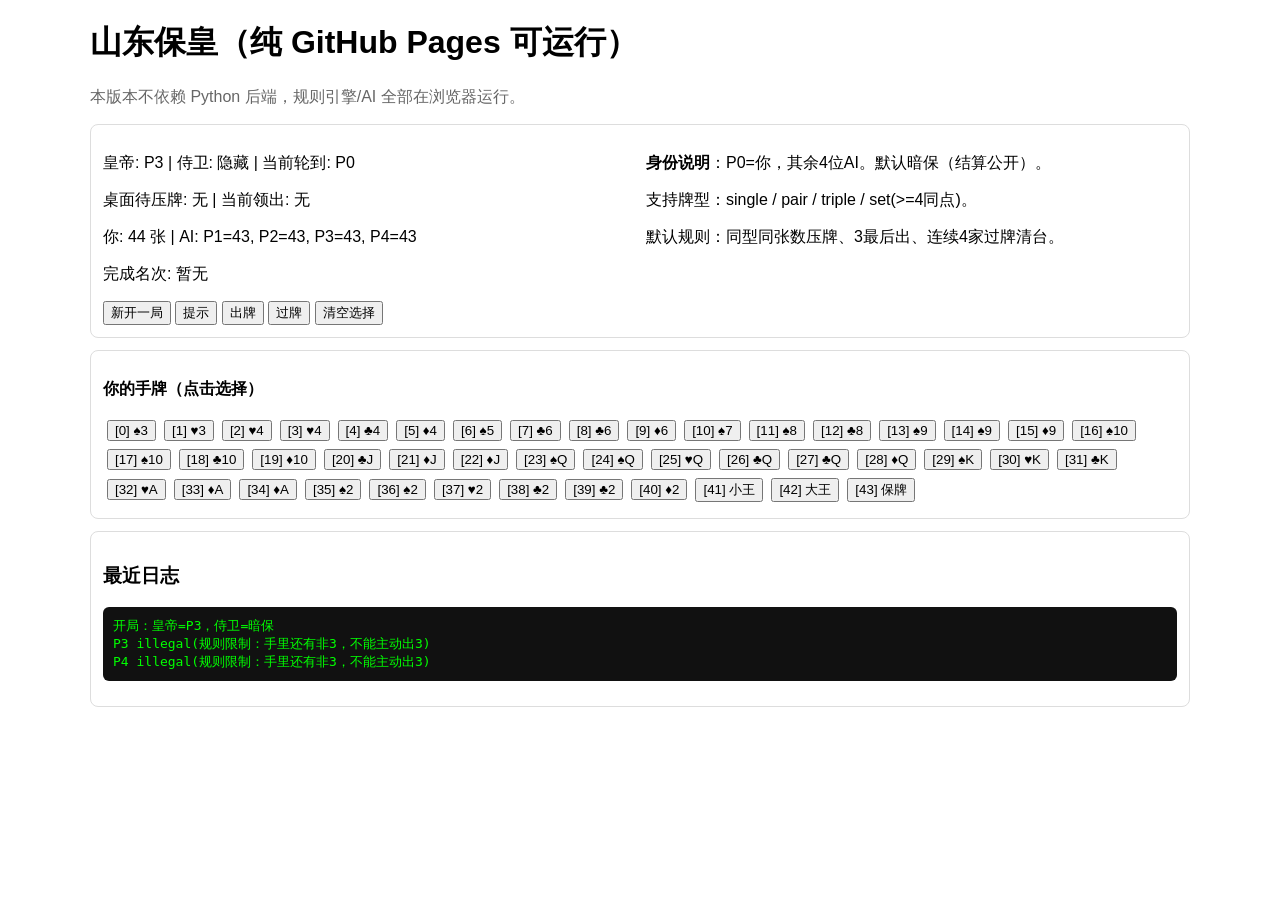
<file: index.html>
<!doctype html>
<html lang="zh-CN">
<head>
  <meta charset="UTF-8" />
  <meta name="viewport" content="width=device-width, initial-scale=1.0" />
  <title>山东保皇 - 纯 GitHub Pages 版</title>
  <style>
    body { font-family: Arial, sans-serif; max-width: 1100px; margin: 20px auto; padding: 0 12px; }
    .card { border: 1px solid #ddd; border-radius: 8px; padding: 12px; margin-bottom: 12px; }
    .row { display: flex; gap: 12px; flex-wrap: wrap; }
    .col { flex: 1 1 360px; }
    .muted { color: #666; }
    .warn { color: #b25d00; }
    .ok { color: #087a20; }
    .err { color: #b30000; }
    #hand button { margin: 4px; }
    #hand button.selected { background: #2d6cdf; color: #fff; }
    pre { background: #111; color: #0f0; padding: 10px; max-height: 280px; overflow: auto; border-radius: 6px; }
  </style>
</head>
<body>
  <h1>山东保皇（纯 GitHub Pages 可运行）</h1>
  <p class="muted">本版本不依赖 Python 后端，规则引擎/AI 全部在浏览器运行。</p>

  <div class="card row">
    <div class="col">
      <p id="meta"></p>
      <p id="table"></p>
      <p id="counts"></p>
      <p id="finish"></p>
      <p id="result" class="ok"></p>
      <p id="msg" class="warn"></p>
      <button id="new-game">新开一局</button>
      <button id="hint">提示</button>
      <button id="play">出牌</button>
      <button id="pass">过牌</button>
      <button id="clear">清空选择</button>
    </div>
    <div class="col">
      <p><b>身份说明</b>：P0=你，其余4位AI。默认暗保（结算公开）。</p>
      <p>支持牌型：single / pair / triple / set(>=4同点)。</p>
      <p>默认规则：同型同张数压牌、3最后出、连续4家过牌清台。</p>
    </div>
  </div>

  <div class="card">
    <p><b>你的手牌（点击选择）</b></p>
    <div id="hand"></div>
  </div>

  <div class="card">
    <h3>最近日志</h3>
    <pre id="logs"></pre>
  </div>

  <script src="./app.js"></script>
</body>
</html>
</file>
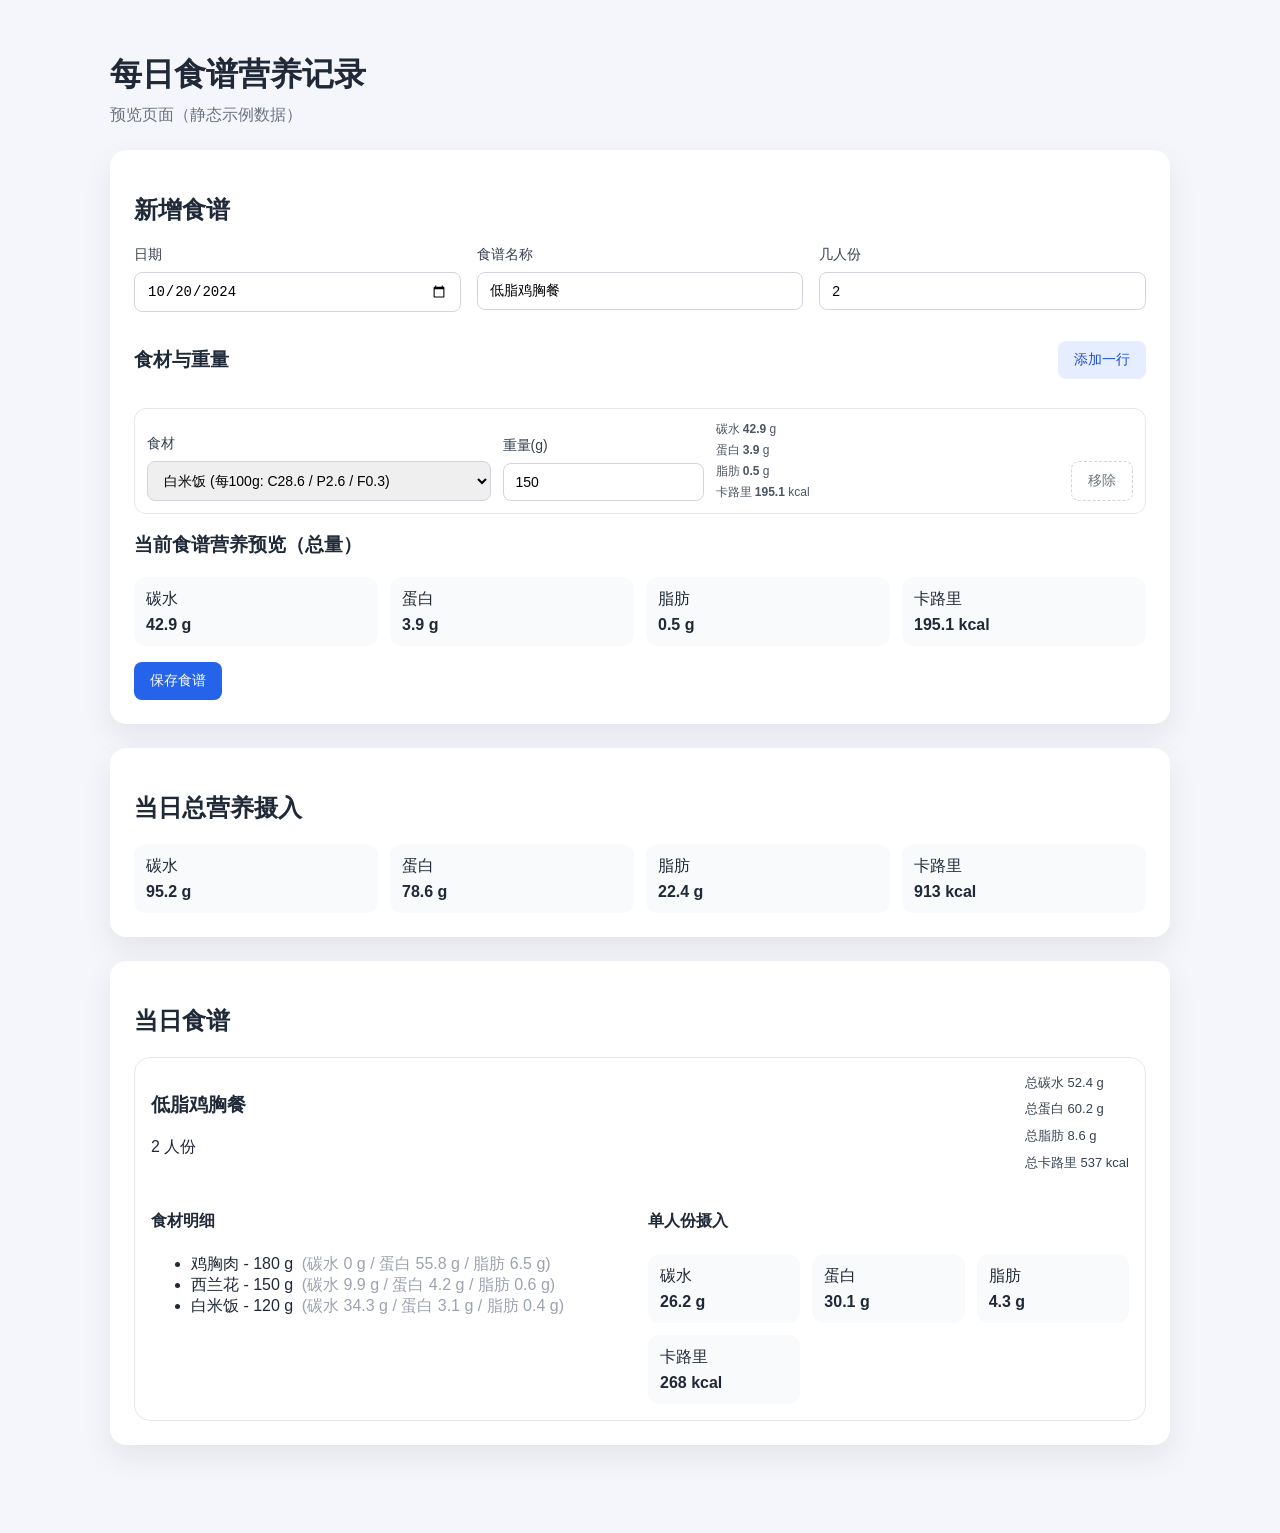
<file: preview.html>
<!doctype html>
<html lang="zh-Hans">
  <head>
    <meta charset="utf-8" />
    <meta name="viewport" content="width=device-width, initial-scale=1" />
    <title>每日食谱营养记录 - 预览</title>
    <link rel="stylesheet" href="static/styles.css" />
  </head>
  <body>
    <main class="container">
      <header>
        <h1>每日食谱营养记录</h1>
        <p class="subtitle">预览页面（静态示例数据）</p>
      </header>

      <section class="card">
        <h2>新增食谱</h2>
        <form id="recipe-form">
          <div class="form-grid">
            <label>
              日期
              <input type="date" value="2024-10-20" required />
            </label>
            <label>
              食谱名称
              <input type="text" value="低脂鸡胸餐" required />
            </label>
            <label>
              几人份
              <input type="number" min="1" value="2" required />
            </label>
          </div>

          <div class="ingredients">
            <div class="ingredients-header">
              <h3>食材与重量</h3>
              <button type="button" class="secondary" id="add-ingredient">添加一行</button>
            </div>
            <div id="ingredients-list"></div>
          </div>

          <div class="preview">
            <h3>当前食谱营养预览（总量）</h3>
            <div class="nutrition-grid" id="preview-totals">
              <div>
                <span>碳水</span>
                <strong id="preview-carbs">0 g</strong>
              </div>
              <div>
                <span>蛋白</span>
                <strong id="preview-protein">0 g</strong>
              </div>
              <div>
                <span>脂肪</span>
                <strong id="preview-fat">0 g</strong>
              </div>
              <div>
                <span>卡路里</span>
                <strong id="preview-calories">0 kcal</strong>
              </div>
            </div>
          </div>

          <button type="button" class="primary">保存食谱</button>
        </form>
      </section>

      <section class="card">
        <h2>当日总营养摄入</h2>
        <div class="nutrition-grid">
          <div>
            <span>碳水</span>
            <strong>95.2 g</strong>
          </div>
          <div>
            <span>蛋白</span>
            <strong>78.6 g</strong>
          </div>
          <div>
            <span>脂肪</span>
            <strong>22.4 g</strong>
          </div>
          <div>
            <span>卡路里</span>
            <strong>913 kcal</strong>
          </div>
        </div>
      </section>

      <section class="card">
        <h2>当日食谱</h2>
        <div class="recipe-list">
          <article class="recipe">
            <header>
              <div>
                <h3>低脂鸡胸餐</h3>
                <p>2 人份</p>
              </div>
              <div class="recipe-totals">
                <span>总碳水 52.4 g</span>
                <span>总蛋白 60.2 g</span>
                <span>总脂肪 8.6 g</span>
                <span>总卡路里 537 kcal</span>
              </div>
            </header>
            <div class="recipe-body">
              <div>
                <h4>食材明细</h4>
                <ul>
                  <li>鸡胸肉 - 180 g <span class="muted">(碳水 0 g / 蛋白 55.8 g / 脂肪 6.5 g)</span></li>
                  <li>西兰花 - 150 g <span class="muted">(碳水 9.9 g / 蛋白 4.2 g / 脂肪 0.6 g)</span></li>
                  <li>白米饭 - 120 g <span class="muted">(碳水 34.3 g / 蛋白 3.1 g / 脂肪 0.4 g)</span></li>
                </ul>
              </div>
              <div>
                <h4>单人份摄入</h4>
                <div class="nutrition-grid small">
                  <div>
                    <span>碳水</span>
                    <strong>26.2 g</strong>
                  </div>
                  <div>
                    <span>蛋白</span>
                    <strong>30.1 g</strong>
                  </div>
                  <div>
                    <span>脂肪</span>
                    <strong>4.3 g</strong>
                  </div>
                  <div>
                    <span>卡路里</span>
                    <strong>268 kcal</strong>
                  </div>
                </div>
              </div>
            </div>
          </article>
        </div>
      </section>
    </main>

    <template id="ingredient-template">
      <div class="ingredient-row">
        <label>
          食材
          <select name="ingredient_id" required>
            <option value="1" data-carbs="28.6" data-protein="2.6" data-fat="0.3" data-calories="130.1">
              白米饭 (每100g: C28.6 / P2.6 / F0.3)
            </option>
            <option value="2" data-carbs="0" data-protein="31.0" data-fat="3.6" data-calories="165.6">
              鸡胸肉 (每100g: C0 / P31 / F3.6)
            </option>
            <option value="3" data-carbs="1.1" data-protein="13.0" data-fat="11.0" data-calories="155.1">
              鸡蛋 (每100g: C1.1 / P13 / F11)
            </option>
            <option value="4" data-carbs="66.3" data-protein="16.9" data-fat="6.9" data-calories="380.1">
              燕麦 (每100g: C66.3 / P16.9 / F6.9)
            </option>
            <option value="5" data-carbs="6.6" data-protein="2.8" data-fat="0.4" data-calories="38.8">
              西兰花 (每100g: C6.6 / P2.8 / F0.4)
            </option>
          </select>
        </label>
        <label>
          重量(g)
          <input type="number" name="weight_g" min="1" value="150" required />
        </label>
        <div class="row-macros">
          <span>碳水 <strong data-field="carbs">0</strong> g</span>
          <span>蛋白 <strong data-field="protein">0</strong> g</span>
          <span>脂肪 <strong data-field="fat">0</strong> g</span>
          <span>卡路里 <strong data-field="calories">0</strong> kcal</span>
        </div>
        <button type="button" class="ghost remove-row">移除</button>
      </div>
    </template>

    <script src="static/app.js"></script>
  </body>
</html>
</file>
<file: static/styles.css>
:root {
  color-scheme: light;
  font-family: "Segoe UI", "PingFang SC", "Microsoft YaHei", sans-serif;
  background-color: #f5f6fb;
  color: #1f2937;
}

* {
  box-sizing: border-box;
}

body {
  margin: 0;
}

.container {
  max-width: 1100px;
  margin: 0 auto;
  padding: 32px 20px 64px;
}

header h1 {
  margin-bottom: 8px;
  font-size: 32px;
}

.subtitle {
  margin: 0 0 24px;
  color: #6b7280;
}

.card {
  background: #fff;
  padding: 24px;
  border-radius: 16px;
  box-shadow: 0 12px 30px rgba(15, 23, 42, 0.08);
  margin-bottom: 24px;
}

.form-grid {
  display: grid;
  gap: 16px;
  grid-template-columns: repeat(auto-fit, minmax(200px, 1fr));
  margin-bottom: 16px;
}

label {
  display: flex;
  flex-direction: column;
  gap: 8px;
  font-size: 14px;
  color: #374151;
}

input,
select {
  padding: 10px 12px;
  border-radius: 8px;
  border: 1px solid #d1d5db;
  font-size: 14px;
}

button {
  border: none;
  cursor: pointer;
  border-radius: 8px;
  padding: 10px 16px;
  font-size: 14px;
}

button.primary {
  background-color: #2563eb;
  color: #fff;
}

button.secondary {
  background-color: #e5edff;
  color: #1d4ed8;
}

button.ghost {
  background: transparent;
  color: #6b7280;
  border: 1px dashed #d1d5db;
}

.ingredients {
  margin-bottom: 16px;
}

.ingredients-header {
  display: flex;
  align-items: center;
  justify-content: space-between;
  gap: 12px;
  margin-bottom: 16px;
}

.ingredient-row {
  display: grid;
  grid-template-columns: 2fr 1fr 2fr auto;
  gap: 12px;
  align-items: end;
  padding: 12px;
  border: 1px solid #e5e7eb;
  border-radius: 12px;
  margin-bottom: 12px;
}

.row-macros {
  display: flex;
  flex-direction: column;
  gap: 4px;
  font-size: 12px;
  color: #4b5563;
}

.preview {
  margin-bottom: 16px;
}

.nutrition-grid {
  display: grid;
  gap: 12px;
  grid-template-columns: repeat(auto-fit, minmax(140px, 1fr));
  margin-top: 12px;
}

.nutrition-grid > div {
  background: #f8fafc;
  padding: 12px;
  border-radius: 12px;
  display: flex;
  flex-direction: column;
  gap: 6px;
}

.nutrition-grid.small > div {
  background: #f9fafb;
}

.recipe-list {
  display: grid;
  gap: 16px;
}

.recipe {
  border: 1px solid #e5e7eb;
  border-radius: 16px;
  padding: 16px;
}

.recipe header {
  display: flex;
  justify-content: space-between;
  flex-wrap: wrap;
  gap: 16px;
}

.recipe-totals {
  display: grid;
  gap: 6px;
  font-size: 13px;
  color: #374151;
}

.recipe-body {
  margin-top: 16px;
  display: grid;
  gap: 16px;
  grid-template-columns: repeat(auto-fit, minmax(240px, 1fr));
}

.muted {
  color: #9ca3af;
  margin-left: 4px;
}

.empty {
  color: #6b7280;
}

@media (max-width: 980px) {
  .container {
    padding: 24px 16px 48px;
  }

  .ingredient-row {
    grid-template-columns: 1fr 1fr;
  }

  .row-macros {
    grid-column: 1 / -1;
  }
}

@media (max-width: 720px) {
  header h1 {
    font-size: 26px;
  }

  .ingredient-row {
    grid-template-columns: 1fr;
  }

  .ingredients-header {
    flex-direction: column;
    align-items: flex-start;
  }

  .ingredients-header button {
    width: 100%;
  }

  .form-grid {
    grid-template-columns: 1fr;
  }

  .recipe header {
    flex-direction: column;
    align-items: flex-start;
  }

  .recipe-totals {
    width: 100%;
  }

  .recipe-body {
    grid-template-columns: 1fr;
  }
}
</file>
